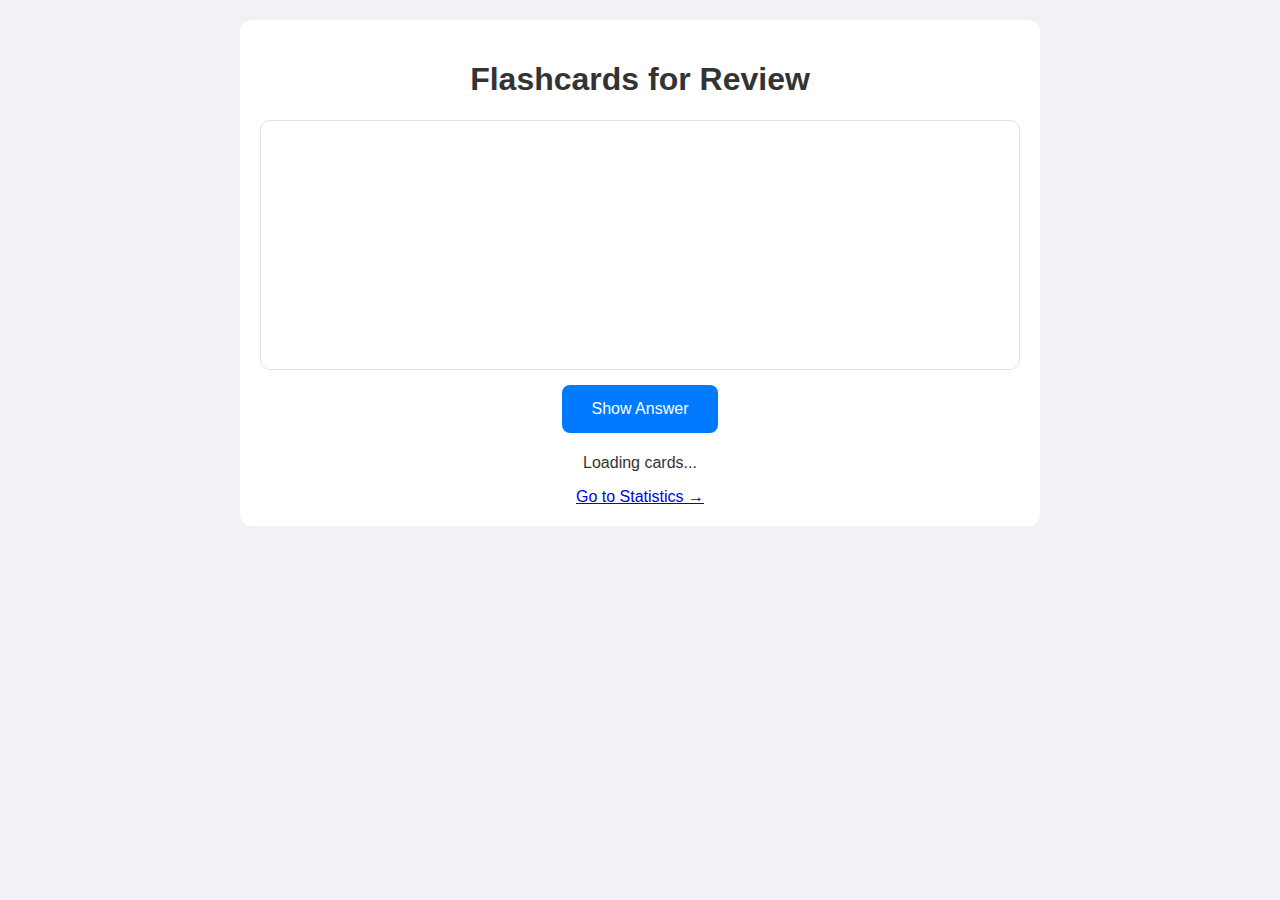
<file: index.html>
<!DOCTYPE html>
<html lang="en">
<head>
    <meta charset="UTF-8">
    <meta name="viewport" content="width=device-width, initial-scale=1.0">
    <title>My Flashcards</title>
    <link rel="stylesheet" href="style.css">
</head>
<body>
    <div id="app-container">
        <h1>Flashcards for Review</h1>
        <div id="card-container">
            <div class="card">
                <div class="card-front">
                    <p id="word"></p>
                </div>
                <div class="card-back">
                    <p id="translation"></p>
                </div>
            </div>
        </div>
        <div id="controls">
            <button id="show-answer-btn">Show Answer</button>
            <div id="answer-buttons" class="hidden">
                <button id="incorrect-btn">I Don't Remember</button>
                <button id="correct-btn">I Remember!</button>
            </div>
        </div>
        <p id="message-area">Loading cards...</p>
        <a href="stats.html" class="nav-link">Go to Statistics →</a>
    </div>
    <script src="script.js"></script>
</body>
</html>
</file>
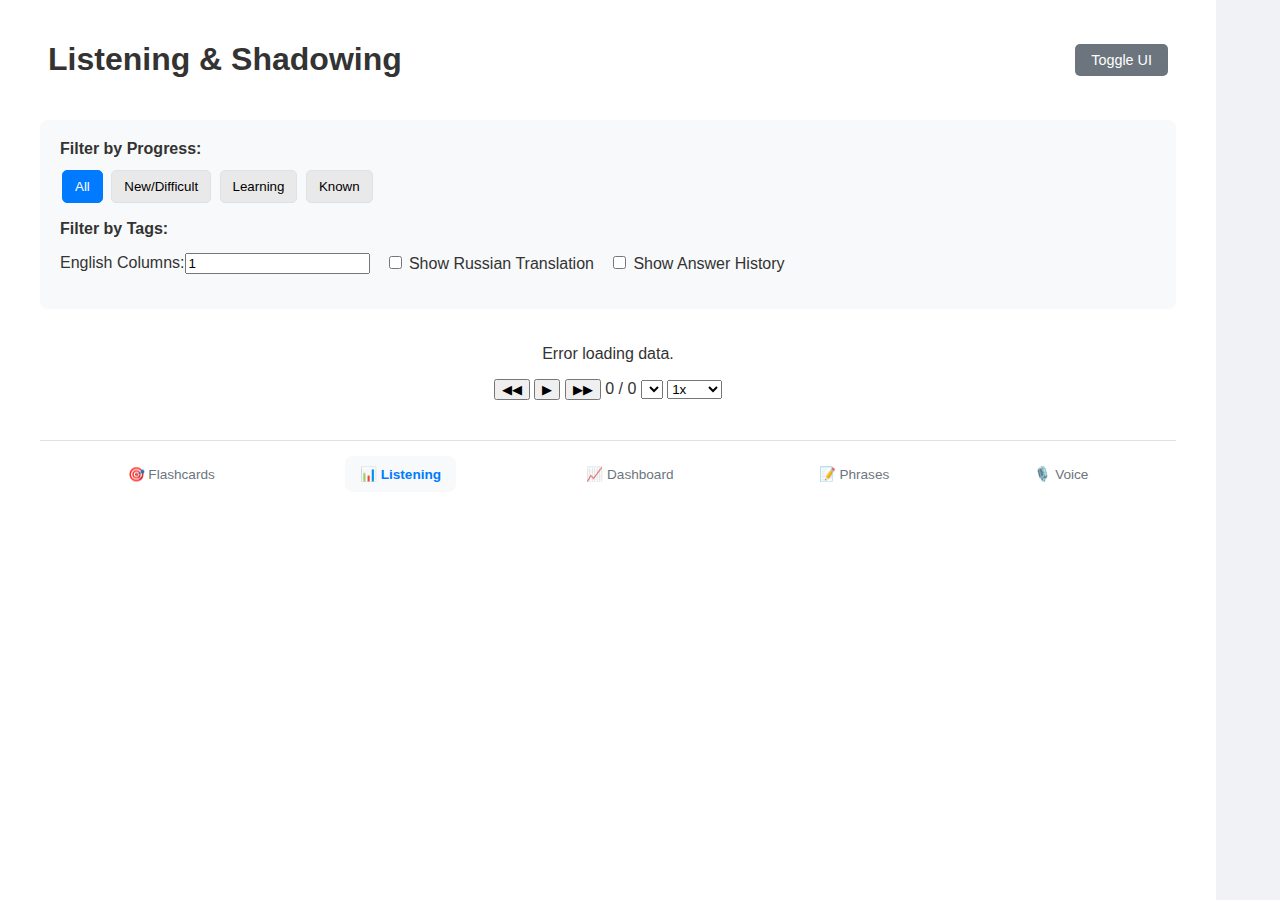
<file: stats.html>
<!DOCTYPE html>
<html lang="en">
<head>
    <meta charset="UTF-8">
    <meta name="viewport" content="width=device-width, initial-scale=1.0">
    <title>Listening & Shadowing</title>
    <link rel="stylesheet" href="style.css">
</head>
<body>
    <div id="app-container" class="stats-container">
        <div class="main-header"><h1>Listening & Shadowing</h1><button id="toggle-ui-btn">Toggle UI</button></div>
        <div class="controls-container">
            <div class="filter-group">
                <p>Filter by Progress:</p>
                <button class="filter-btn active" data-filter="all">All</button>
                <button class="filter-btn" data-filter="new">New/Difficult</button>
                <button class="filter-btn" data-filter="learning">Learning</button>
                <button class="filter-btn" data-filter="known">Known</button>
            </div>
             <div class="filter-group" id="tags-filter-container"><p>Filter by Tags:</p></div>
            <div class="generation-controls">
                <div class="control-item"><label for="english-cols">English Columns:</label><input type="number" id="english-cols" value="1" min="1"></div>
                <div class="control-item"><label><input type="checkbox" id="show-russian"> Show Russian Translation</label></div>
                <div class="control-item"><label><input type="checkbox" id="show-history"> Show Answer History</label></div>
            </div>
        </div>
        <div id="table-container"><p>Loading data...</p></div>
        <div id="tts-player" class="tts-player">
            <div class="tts-player-top">
                <span id="tts-chapter" class="tts-chapter"></span>
                <span id="tts-sentence-text" class="tts-sentence-text"></span>
            </div>
            <div class="tts-player-controls">
                <button id="tts-prev" class="tts-btn" title="Previous">&#9664;&#9664;</button>
                <button id="tts-play" class="tts-btn tts-btn-play" title="Play/Pause">&#9654;</button>
                <button id="tts-next" class="tts-btn" title="Next">&#9654;&#9654;</button>
                <span id="tts-progress" class="tts-progress">0 / 0</span>
                <select id="tts-voice" class="tts-select" title="Voice"></select>
                <select id="tts-speed" class="tts-select" title="Speed">
                    <option value="0.5">0.5x</option>
                    <option value="0.75">0.75x</option>
                    <option value="1" selected>1x</option>
                    <option value="1.25">1.25x</option>
                    <option value="1.5">1.5x</option>
                    <option value="2">2x</option>
                </select>
            </div>
        </div>
        <nav class="bottom-navigation">
            <a href="index.html" class="nav-btn">🎯 Flashcards</a>
            <a href="stats.html" class="nav-btn active">📊 Listening</a>
            <a href="dashboard.html" class="nav-btn">📈 Dashboard</a>
            <a href="phrases.html" class="nav-btn">📝 Phrases</a>
            <a href="voice.html" class="nav-btn">🎙️ Voice</a>
        </nav>
    </div>
    <script src="stats.js"></script>
</body>
</html>
</file>
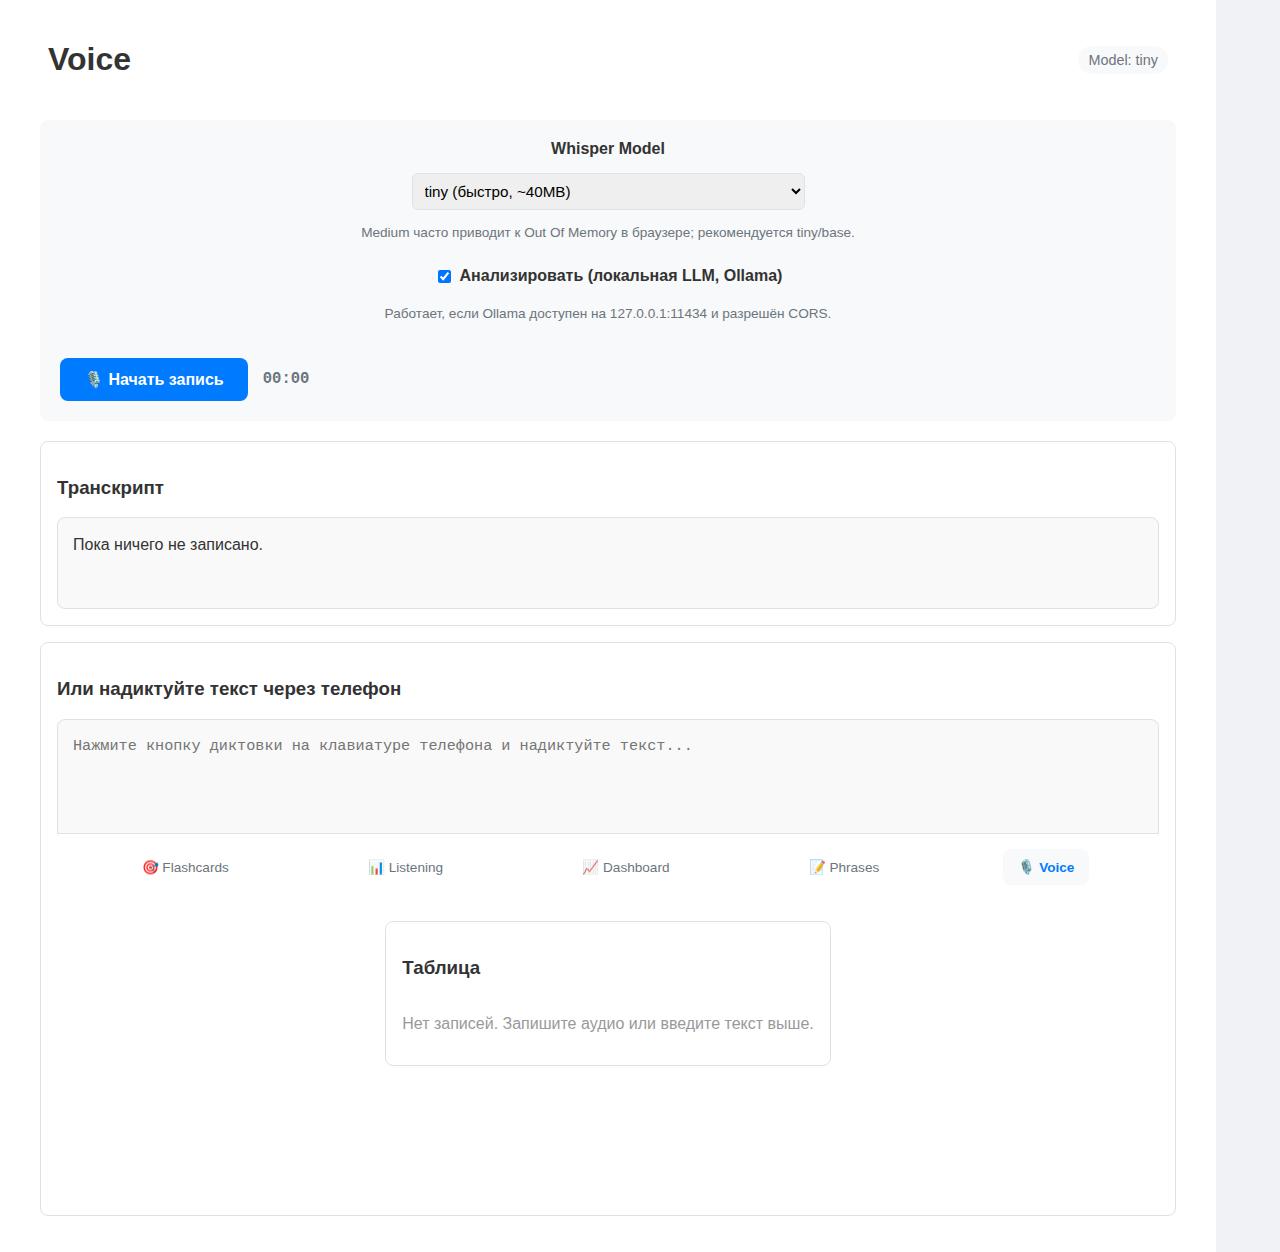
<file: voice.html>
<!DOCTYPE html>
<html lang="en">
<head>
    <meta charset="UTF-8">
    <meta name="viewport" content="width=device-width, initial-scale=1.0">
    <title>Voice</title>
    <link rel="stylesheet" href="style.css">
</head>
<body>
    <div id="app-container" class="stats-container">
        <div class="main-header">
            <h1>Voice</h1>
            <div id="model-status" class="status-chip">Model: tiny</div>
        </div>

        <div class="controls-container voice-controls">
            <div class="control-row">
                <label for="model-select">Whisper Model</label>
                <select id="model-select">
                    <option value="tiny" selected>tiny (быстро, ~40MB)</option>
                    <option value="base">base (сбаланс., ~140MB)</option>
                    <option value="medium">medium (⚠️ требует ~2GB RAM, может зависнуть)</option>
                </select>
                <span class="hint">Medium часто приводит к Out Of Memory в браузере; рекомендуется tiny/base.</span>
            </div>
            <div class="control-row">
                 <label class="inline"><input type="checkbox" id="use-llm" checked> Анализировать (локальная LLM, Ollama)</label>
                <span class="hint">Работает, если Ollama доступен на 127.0.0.1:11434 и разрешён CORS.</span>
            </div>
            <div class="record-row">
                <button id="record-btn" class="primary-btn">🎙️ Начать запись</button>
                <span id="record-timer" class="timer">00:00</span>
                <span id="status-text" class="status-text"></span>
            </div>
        </div>

        <div class="panel">
            <h3>Транскрипт</h3>
            <div id="transcript-text" class="transcript-box">Пока ничего не записано.</div>
                </div>

                <div class="panel">
                    <h3>Или надиктуйте текст через телефон</h3>
            <div style="display: flex; flex-direction: column; gap: 10px;">
                <textarea id="manual-text" class="transcript-box" rows="4" placeholder="Нажмите кнопку диктовки на клавиатуре телефона и надиктуйте текст..."></textarea>
                <button id="submit-text-btn" class="primary-btn" style="width: 100%; max-width: 200px;">📤 Отправить</button>

        <div class="panel">
            <h3>Таблица</h3>
            <div id="voice-table-container"><p>Нет записей.</p></div>
        </div>

        <nav class="bottom-navigation">
            <a href="index.html" class="nav-btn">🎯 Flashcards</a>
            <a href="stats.html" class="nav-btn">📊 Listening</a>
            <a href="dashboard.html" class="nav-btn">📈 Dashboard</a>
            <a href="phrases.html" class="nav-btn">📝 Phrases</a>
            <a href="voice.html" class="nav-btn active">🎙️ Voice</a>
        </nav>
    </div>

    <script src="voice.js"></script>
</body>
</html>
</file>
<file: style.css>
:root { --blue: #007bff; --green: #28a745; --red: #dc3545; --yellow: #ffc107; --grey: #6c757d; --light-grey: #f8f9fa; --border-color: #dee2e6; }
body { font-family: -apple-system, BlinkMacSystemFont, 'Segoe UI', Roboto, sans-serif; background-color: #f0f2f5; padding: 0; margin: 0; color: #333; }
#app-container { text-align: center; background: white; box-sizing: border-box; transition: all 0.3s ease; margin: 20px auto; padding: 20px; border-radius: 12px; width: 95%; max-width: 800px; }
#app-container.stats-container { max-width: 100%; min-height: 100vh; margin: 0; border-radius: 0; padding: 20px 40px; }
#top-bar { display: flex; justify-content: space-between; align-items: center; margin-bottom: 20px; flex-wrap: wrap; gap: 10px; }
#streak-counter { font-size: 1.2em; font-weight: bold; }
.settings-panel { display: flex; align-items: center; font-size: 0.9em; color: var(--grey); }
.settings-panel > * { margin: 0 5px; }
.settings-panel label { display: flex; align-items: center; cursor: pointer; }

.ai-provider-settings { display: flex; align-items: center; font-size: 0.9em; color: var(--grey); margin-top: 10px; }
.ai-provider-settings > * { margin: 0 5px; }
.provider-selector select, .model-selector select { padding: 5px; border: 1px solid var(--border-color); border-radius: 4px; background: white; }
.setting-item { display: flex; align-items: center; }
#new-card-limit { width: 50px; padding: 5px; border: 1px solid var(--border-color); border-radius: 4px; text-align: center; }
.switch { position: relative; display: inline-block; width: 40px; height: 22px; margin-right: 8px; }
.switch input { opacity: 0; width: 0; height: 0; }
.switch span { position: absolute; cursor: pointer; top: 0; left: 0; right: 0; bottom: 0; background-color: #ccc; transition: .4s; border-radius: 22px; }
.switch span:before { position: absolute; content: ""; height: 16px; width: 16px; left: 3px; bottom: 3px; background-color: white; transition: .4s; border-radius: 50%; }
input:checked + span { background-color: var(--blue); }
input:checked + span:before { transform: translateX(18px); }
#card-wrapper { position: relative; }
#card-container { width: 100%; min-height: 250px; perspective: 1000px; margin-bottom: 10px; display: flex; }
.card { width: 100%; position: relative; transform-style: preserve-3d; transition: transform 0.6s; }
.card.is-flipped { transform: rotateY(180deg); }
.card-front, .card-back { position: absolute; width: 100%; height: 100%; backface-visibility: hidden; display: flex; flex-direction: column; justify-content: center; align-items: center; font-size: 1.7em; line-height: 1.4; border: 1px solid var(--border-color); border-radius: 10px; padding: 20px; box-sizing: border-box; }
#feedback-container { margin: 10px auto; padding: 10px; border-radius: 8px; max-width: 80%; font-weight: 500; }
.card-back { transform: rotateY(180deg); }
.card-icon-btn { background: none; border: none; font-size: 1.5rem; cursor: pointer; opacity: 0.5; transition: opacity 0.2s; }
.card-icon-btn:hover { opacity: 1; }
#audio-btn { position: absolute; top: 15px; right: 15px; }
#answer-input { width: 80%; padding: 15px; font-size: 1em; margin-top: 10px; border: 1px solid var(--border-color); border-radius: 8px; text-align: center; }
#session-stats { margin-bottom: 15px; color: var(--grey); }
#session-stats span { font-weight: bold; margin: 0 5px; }
.review-count { color: var(--blue); } .new-count { color: var(--green); } #lapse-count { color: var(--red); }


#controls { margin-bottom: 15px; }
#controls button { padding: 15px 30px; font-size: 1em; border: none; border-radius: 8px; cursor: pointer; margin: 5px; color: white; }
#show-answer-btn, #check-answer-btn { background-color: var(--blue); }
#again-btn { background-color: var(--red); } #hard-btn { background-color: var(--yellow); color: black; } #easy-btn { background-color: var(--green); }
#bottom-bar { display: flex; justify-content: space-between; align-items: center; height: 40px; }
#undo-btn { background-color: var(--grey); color: white; border: none; padding: 8px 12px; border-radius: 5px; cursor: pointer; }
.hidden { display: none; }
.main-header { display: flex; justify-content: space-between; align-items: center; max-width: 1120px; margin: 0 auto 20px auto; }
#toggle-ui-btn { padding: 8px 16px; font-size: 0.9em; background-color: var(--grey); color: white; border: none; border-radius: 5px; cursor: pointer; }
.controls-container { max-width: 1120px; margin: 0 auto 20px auto; background-color: var(--light-grey); padding: 20px; border-radius: 8px; text-align: left; }
.filter-group, .generation-controls { margin-bottom: 15px; }
.filter-group p { margin: 0 0 10px 0; font-weight: bold; }
.filter-btn { background-color: #e9e9e9; border: 1px solid var(--border-color); padding: 8px 12px; cursor: pointer; border-radius: 5px; margin: 2px; }
.filter-btn.active { background-color: var(--blue); color: white; border-color: var(--blue); }
.generation-controls { display: flex; flex-wrap: wrap; align-items: center; gap: 15px; }
#table-container { width: 100%; max-height: 70vh; overflow: auto; }
table { width: 100%; border-collapse: collapse; text-align: left; table-layout: fixed; }
th, td { padding: 12px; border-bottom: 1px solid var(--border-color); }
td pre { white-space: pre-wrap; word-wrap: break-word; margin: 0; font-family: inherit; font-size: inherit; }
th { background-color: var(--light-grey); position: sticky; top: 0; }
.nav-link { margin: 10px; }
#dashboard-grid { display: grid; grid-template-columns: repeat(auto-fit, minmax(300px, 1fr)); gap: 20px; }
.dashboard-card { background-color: var(--light-grey); padding: 20px; border-radius: 8px; position: relative; min-height: 250px; }
.dashboard-card h3 { margin-top: 0; }
.streak-display { font-size: 4rem; font-weight: bold; text-align: center; display: flex; align-items: center; justify-content: center; height: 100%; }
.ui-hidden .main-header, .ui-hidden .controls-container, .ui-hidden .nav-link { display: none; }

/* --- НОВЫЕ СТИЛИ ДЛЯ СТРАНИЦЫ PHRASES --- */
#phrases-list-container { display: flex; flex-direction: column; gap: 10px; max-width: 1120px; margin: 0 auto; }
.phrase-header { text-align: left; margin: 20px 0 10px 0; padding-bottom: 5px; border-bottom: 2px solid var(--blue); color: var(--blue); }
.phrase-card { background-color: white; border: 1px solid var(--border-color); padding: 10px 15px; border-radius: 8px; text-align: left; display: flex; justify-content: space-between; align-items: center; }
.phrase-main-content { flex-grow: 1; }
.phrase-text { font-size: 1.1em; margin: 0 0 8px 0; }
.tags-container { margin-bottom: 5px; }
.tag-label { background-color: #e9ecef; color: #495057; padding: 3px 8px; border-radius: 10px; font-size: 0.8em; margin-right: 5px; }
.phrase-controls { display: flex; align-items: center; gap: 15px; }
.rating-stars span { font-size: 1.5rem; cursor: pointer; color: #ccc; }
.rating-stars span.active { color: #ff4500; }

/* --- BOTTOM NAVIGATION --- */
.bottom-navigation { display: flex; justify-content: space-around; align-items: center; padding: 15px; background-color: white; border-top: 1px solid var(--border-color); margin-top: 40px; position: sticky; bottom: 0; }
.nav-btn { display: flex; flex-direction: column; align-items: center; justify-content: center; padding: 10px 15px; text-decoration: none; color: var(--grey); font-size: 0.85em; border: none; background: none; cursor: pointer; transition: all 0.3s ease; border-radius: 8px; }
.nav-btn:hover { background-color: var(--light-grey); color: var(--blue); }
.nav-btn.active { color: var(--blue); background-color: var(--light-grey); font-weight: bold; }

/* --- VOICE PAGE --- */
.voice-controls .control-row { display: flex; align-items: center; gap: 10px; margin-bottom: 12px; flex-wrap: wrap; }
.voice-controls .hint { color: var(--grey); font-size: 0.85em; }
.voice-controls label { display: flex; align-items: center; gap: 6px; }
.voice-controls input[type="radio"], .voice-controls input[type="checkbox"] { cursor: pointer; }
.record-row { display: flex; align-items: center; gap: 12px; margin-top: 10px; }
.primary-btn { padding: 12px 18px; background: var(--blue); color: white; border: none; border-radius: 8px; cursor: pointer; font-size: 1em; }
.primary-btn:disabled { opacity: 0.6; cursor: not-allowed; }
.timer { font-weight: bold; min-width: 40px; }
.status-text { color: var(--grey); min-height: 20px; }
.panel { background: white; border: 1px solid var(--border-color); border-radius: 8px; padding: 16px; margin: 16px auto; max-width: 1120px; text-align: left; }
.transcript-box { min-height: 80px; background: var(--light-grey); padding: 12px; border-radius: 6px; white-space: pre-wrap; word-wrap: break-word; }
.status-chip { padding: 6px 10px; border-radius: 999px; background: var(--light-grey); color: var(--grey); font-size: 0.9em; }
.badge { padding: 4px 8px; border-radius: 6px; font-size: 0.85em; text-transform: lowercase; }
.badge-saved { background: #e6f4ea; color: var(--green); }
.badge-sent { background: #e6f0ff; color: var(--blue); }
.badge-pending { background: #fff4e5; color: var(--yellow); }
.link-btn { background: none; border: none; cursor: pointer; color: var(--blue); font-size: 1em; padding: 2px 6px; }
.lang-toggle-btn { padding: 8px 12px; background: #e9ecef; border: 1px solid var(--border-color); border-radius: 6px; cursor: pointer; font-size: 0.9em; }
.lang-toggle-btn:hover { background: var(--light-grey); }
/* Voice page styles */
.voice-controls { display: flex; flex-direction: column; gap: 15px; }
.control-row { display: flex; flex-direction: column; gap: 5px; }
.control-row label { font-weight: 600; margin-bottom: 5px; }
.control-row select, .control-row input { padding: 8px; border: 1px solid var(--border-color); border-radius: 6px; font-size: 0.95em; }
.record-row { display: flex; align-items: center; gap: 15px; flex-wrap: wrap; }
.primary-btn { padding: 12px 24px; background: var(--blue); color: white; border: none; border-radius: 8px; font-size: 1em; cursor: pointer; font-weight: 600; }
.primary-btn:hover { background: #0056b3; }
.primary-btn:disabled { background: #ccc; cursor: not-allowed; }
.timer { font-weight: bold; font-family: monospace; font-size: 1.2em; color: var(--grey); }
.status-text { color: var(--grey); font-style: italic; }
.transcript-box { background: #f9f9f9; padding: 15px; border: 1px solid var(--border-color); border-radius: 8px; min-height: 60px; text-align: left; line-height: 1.5; }
.hint { font-size: 0.85em; color: #999; display: block; margin-top: 5px; }
#voice-table-container { margin-top: 20px; overflow-x: auto; }
.voice-table { font-size: 0.95em; }
.voice-table thead { position: sticky; top: 0; }
.voice-table tbody tr:hover { background: #f5f5f5; }
#manual-text { font-family: -apple-system, BlinkMacSystemFont, 'Segoe UI', Roboto, monospace; font-size: 0.95em; }
/* Adaptive table for mobile */
@media (max-width: 768px) {
    #app-container.stats-container { padding: 20px 5px; }
    .voice-table thead { display: none; }
    .voice-table, .voice-table tbody, .voice-table tr, .voice-table td { display: block;  }
    .voice-table tr { margin-bottom: 15px; border: 1px solid #ddd; border-radius: 8px; padding: 10px; background: white; }
    .voice-table td { border: none !important; padding: 8px 10px !important; text-align: left !important; position: relative; padding-left: 40% !important; word-wrap: break-word; overflow-wrap: break-word; white-space: normal; }
    .voice-table td:before { content: attr(data-label); position: absolute; left: 10px; width: 35%; font-weight: bold; color: #333; }
    .voice-table tbody tr:hover { background: white; }
}
</file>
